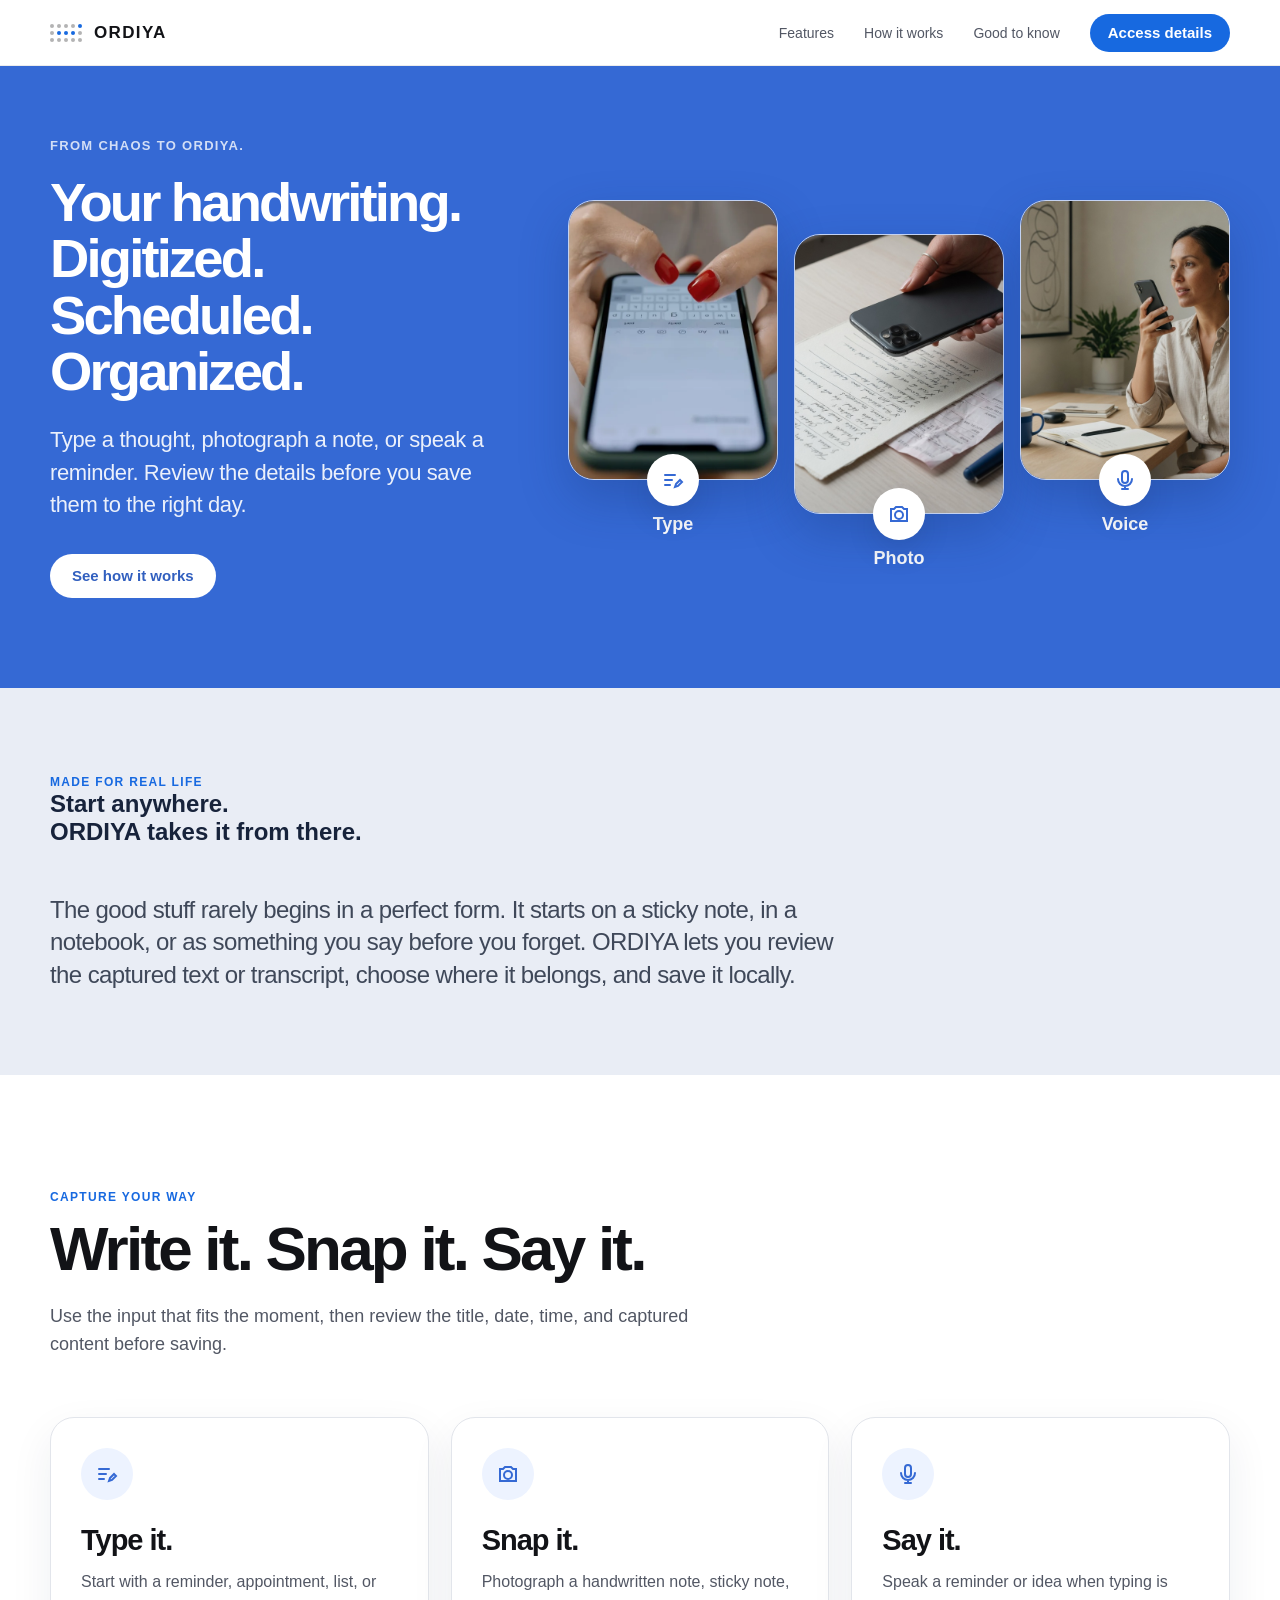
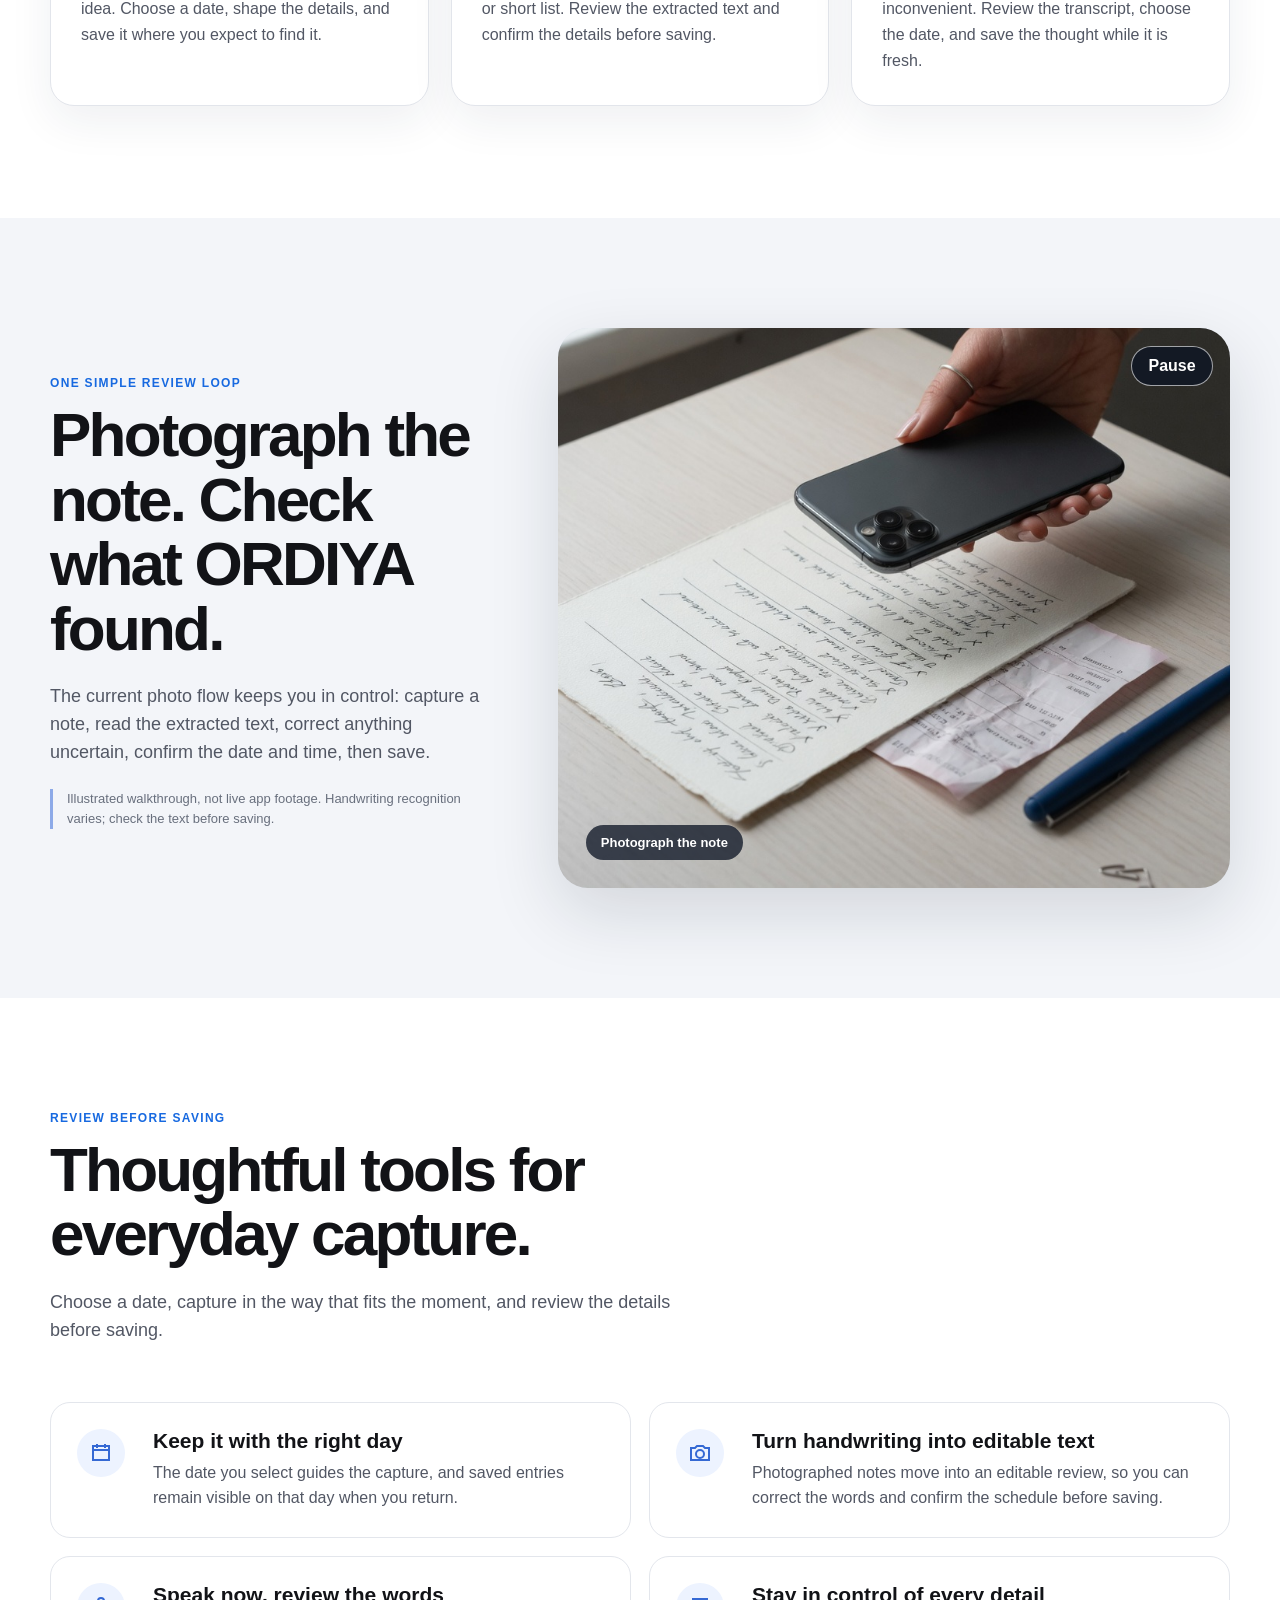
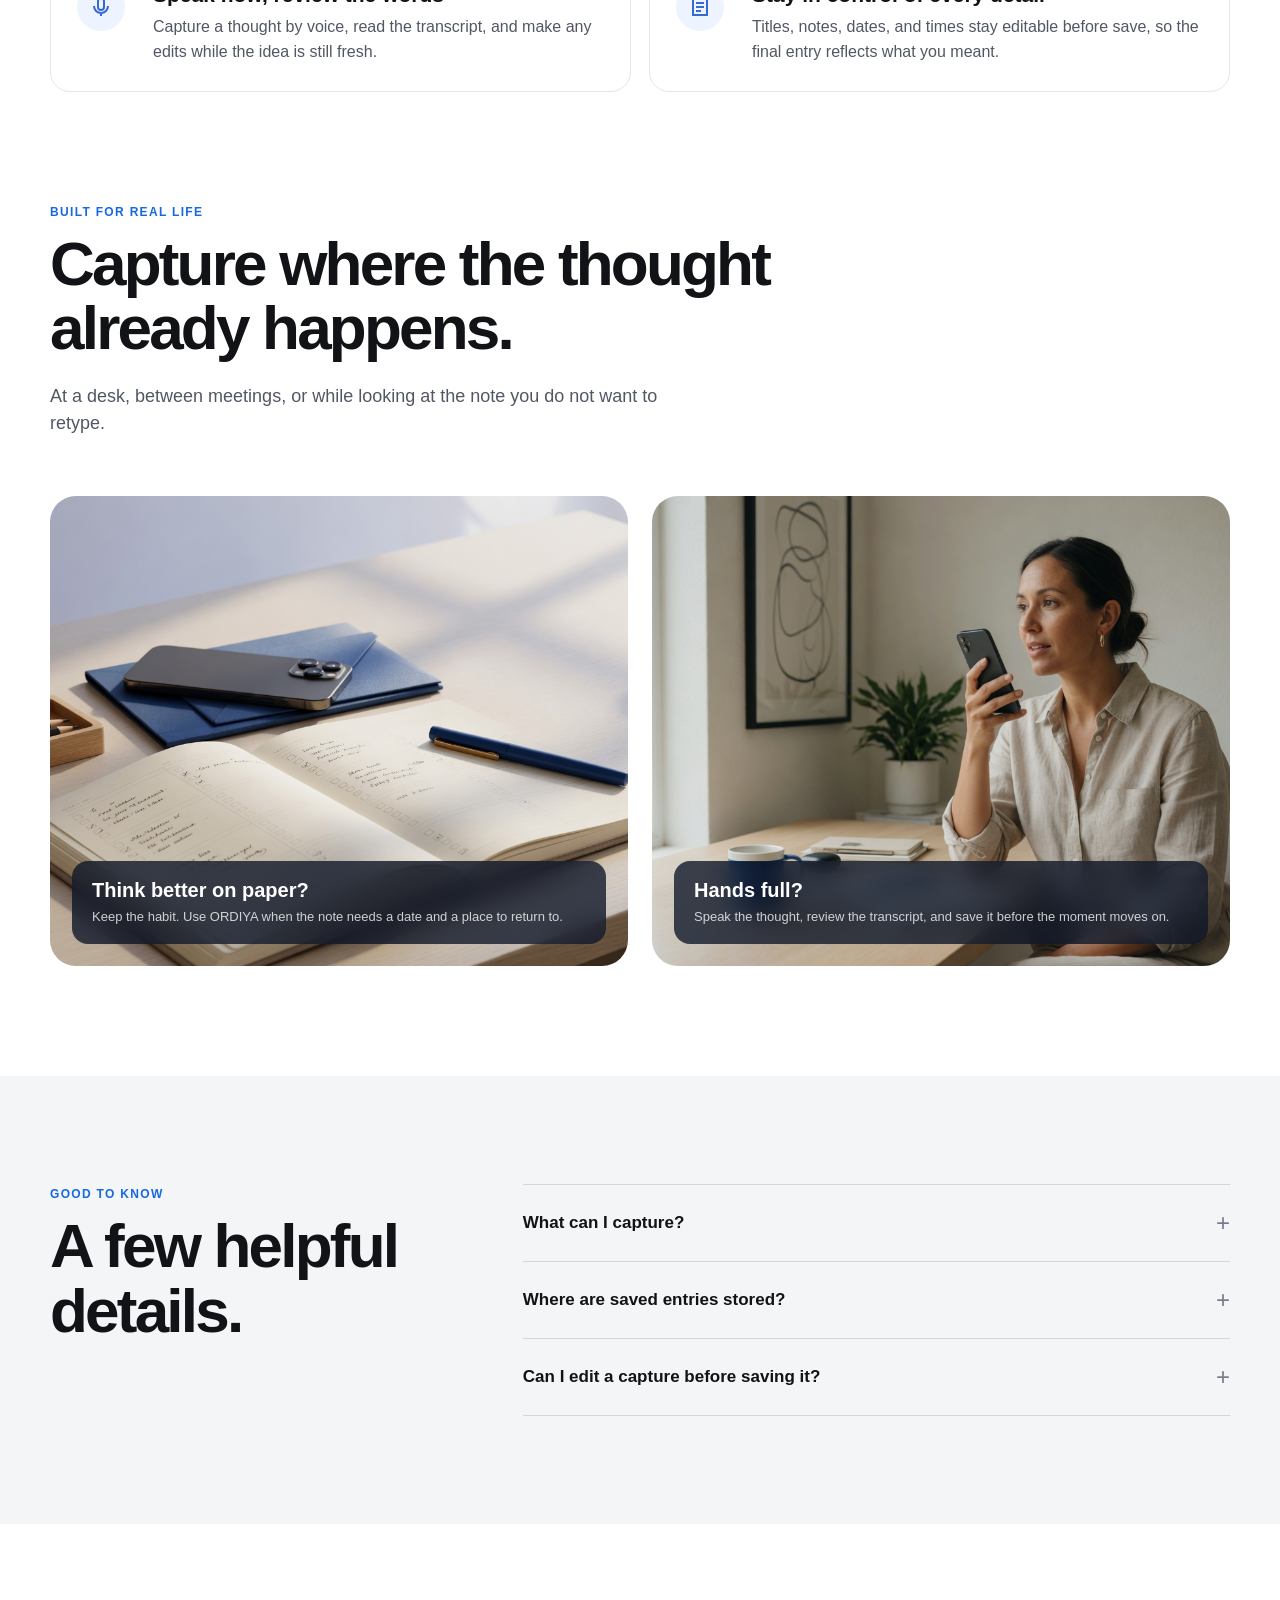
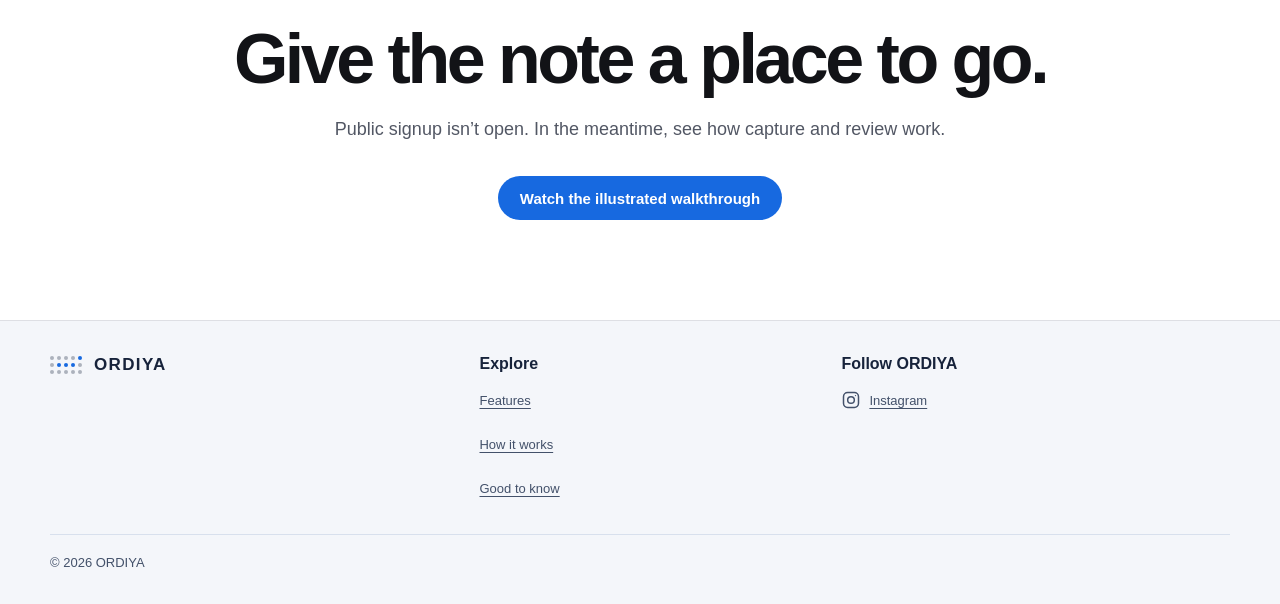
<file: index.html>
<!DOCTYPE html>
<html lang="en">
<head>
  <meta charset="UTF-8">
  <meta name="viewport" content="width=device-width, initial-scale=1.0">
  <link rel="canonical" href="https://www.ordiya.com/">
  <link rel="icon" type="image/svg+xml" href="assets/landing/ordiya-mark.svg">
  <meta name="description" content="Write it, snap it, or say it. ORDIYA helps turn everyday notes into reviewed, date-based entries stored locally on your device.">
  <meta name="theme-color" content="#3569d4">
  <title>ORDIYA — Your handwriting, digitized and organized.</title>
  <style>
    :root {
      --ink: #121317;
      --ink-soft: #525764;
      --paper: #ffffff;
      --mist: #f4f5f7;
      --line: #dedfe4;
      --blue: #1769e0;
      --blue-dark: #0c51bb;
      --night: #0d1421;
      --night-card: #182131;
      --white-soft: rgba(255, 255, 255, 0.72);
      --radius: 22px;
      --radius-small: 14px;
      --max: 1180px;
      --shadow: 0 24px 70px rgba(17, 25, 40, 0.14);
    }

    *, *::before, *::after { box-sizing: border-box; }
    html { scroll-behavior: smooth; -webkit-text-size-adjust: 100%; }
    body {
      margin: 0;
      color: var(--ink);
      background: var(--paper);
      font-family: -apple-system, BlinkMacSystemFont, "Segoe UI", Helvetica, Arial, sans-serif;
      -webkit-font-smoothing: antialiased;
      text-rendering: optimizeLegibility;
    }
    img { display: block; max-width: 100%; }
    a { color: inherit; text-decoration: none; }
    button { font: inherit; }
    .container { width: min(calc(100% - 48px), var(--max)); margin-inline: auto; }

    .nav {
      position: sticky;
      top: 0;
      z-index: 20;
      height: 66px;
      border-bottom: 1px solid rgba(18, 19, 23, 0.08);
      background: rgba(255, 255, 255, 0.86);
      backdrop-filter: saturate(180%) blur(20px);
      -webkit-backdrop-filter: saturate(180%) blur(20px);
    }
    .nav-inner { height: 100%; display: flex; align-items: center; justify-content: space-between; }
    .brand { display: inline-flex; align-items: center; gap: 12px; font-size: 17px; font-weight: 760; letter-spacing: 0.08em; }
    .brand-mark { display: grid; grid-template-columns: repeat(5, 4px); gap: 3px; width: 32px; }
    .brand-mark i { display: block; width: 4px; height: 4px; border-radius: 50%; background: currentColor; opacity: 0.32; }
    .brand-mark i:nth-child(5), .brand-mark i:nth-child(7), .brand-mark i:nth-child(8), .brand-mark i:nth-child(9) { opacity: 1; color: var(--blue); }
    .nav-links { display: flex; align-items: center; gap: 30px; font-size: 14px; color: var(--ink-soft); }
    .nav-links a:hover { color: var(--ink); }
    .nav-cta, .button-primary {
      display: inline-flex;
      align-items: center;
      justify-content: center;
      min-height: 44px;
      padding: 0 22px;
      border-radius: 999px;
      color: white !important;
      background: var(--blue);
      font-size: 15px;
      font-weight: 650;
      transition: background .2s ease, transform .2s ease;
    }
    .nav-cta { min-height: 38px; padding-inline: 18px; }
    .nav-cta:hover, .button-primary:hover { background: var(--blue-dark); transform: translateY(-1px); }
    .menu-button { display: none; border: 0; background: transparent; width: 44px; height: 44px; cursor: pointer; }
    .menu-button span, .menu-button::before, .menu-button::after { content: ""; display: block; width: 20px; height: 1.5px; margin: 5px auto; background: var(--ink); }

    .hero { padding: 88px 0 110px; overflow: hidden; }
    .hero-grid { display: grid; grid-template-columns: minmax(0, .9fr) minmax(520px, 1.1fr); gap: 76px; align-items: center; }
    .eyebrow { margin: 0 0 22px; color: var(--blue); font-size: 13px; font-weight: 720; letter-spacing: .1em; text-transform: uppercase; }
    h1, h2, h3, p { margin-top: 0; }
    h1 { margin-bottom: 24px; max-width: 620px; font-size: clamp(48px, 6vw, 76px); line-height: .99; letter-spacing: -.052em; font-weight: 720; }
    .hero-copy { margin-bottom: 32px; max-width: 590px; color: var(--ink-soft); font-size: clamp(18px, 2vw, 22px); line-height: 1.48; letter-spacing: -.018em; }
    .hero-actions { display: flex; align-items: center; gap: 20px; flex-wrap: wrap; }
    .text-link { color: var(--blue); font-size: 16px; font-weight: 620; }
    .text-link::after { content: "  ›"; }
    .beta-note { margin-top: 25px; color: #767b86; font-size: 13px; line-height: 1.5; }
    .hero-media { position: relative; }
    .hero-photo { width: 100%; aspect-ratio: 16 / 11; object-fit: cover; border-radius: var(--radius); box-shadow: var(--shadow); }
    .capture-summary {
      position: absolute;
      left: -38px;
      bottom: 34px;
      width: 250px;
      padding: 18px;
      border: 1px solid rgba(255, 255, 255, 0.7);
      border-radius: 18px;
      background: rgba(255, 255, 255, 0.9);
      backdrop-filter: blur(16px);
      box-shadow: 0 18px 50px rgba(17, 25, 40, 0.18);
    }
    .summary-label { color: #747986; font-size: 11px; font-weight: 700; letter-spacing: .09em; text-transform: uppercase; }
    .summary-title { margin: 7px 0 15px; font-size: 18px; font-weight: 700; letter-spacing: -.025em; }
    .summary-row { display: flex; align-items: center; justify-content: space-between; padding: 8px 0; border-top: 1px solid #e8e9ed; color: #525764; font-size: 13px; }
    .summary-status { color: var(--blue); font-weight: 650; }

    .statement { padding: 96px 0; background: var(--night); color: white; }
    .statement-grid { display: grid; grid-template-columns: .72fr 1.28fr; gap: 72px; align-items: start; }
    .section-kicker { color: var(--blue); font-size: 12px; font-weight: 720; letter-spacing: .11em; text-transform: uppercase; }
    .statement h2, .section-heading { margin: 12px 0 0; font-size: clamp(38px, 5vw, 62px); line-height: 1.04; letter-spacing: -.045em; font-weight: 690; }
    .statement-copy { margin: 4px 0 0; color: var(--white-soft); font-size: clamp(20px, 2.6vw, 31px); line-height: 1.35; letter-spacing: -.025em; }

    .capture-modes { padding: 112px 0; }
    .section-intro { max-width: 760px; margin-bottom: 58px; }
    .section-heading { color: var(--ink); }
    .section-description { margin: 22px 0 0; max-width: 650px; color: var(--ink-soft); font-size: 18px; line-height: 1.55; }
    .modes-grid { display: grid; grid-template-columns: repeat(12, 1fr); gap: 22px; }
    .mode-card { overflow: hidden; border-radius: var(--radius); background: var(--mist); }
    .mode-card.large { grid-column: span 7; }
    .mode-card.small { grid-column: span 5; }
    .mode-card.wide { grid-column: span 12; display: grid; grid-template-columns: .9fr 1.1fr; min-height: 440px; }
    .mode-image { width: 100%; height: 360px; object-fit: cover; }
    .mode-card.small .mode-image { height: 360px; }
    .mode-copy { padding: 30px 32px 34px; }
    .mode-number { margin-bottom: 14px; color: #7d828d; font-size: 12px; font-weight: 700; letter-spacing: .09em; text-transform: uppercase; }
    .mode-copy h3 { margin-bottom: 10px; font-size: 28px; line-height: 1.1; letter-spacing: -.035em; }
    .mode-copy p { margin-bottom: 0; color: var(--ink-soft); font-size: 16px; line-height: 1.55; }
    .calendar-stage { display: flex; align-items: center; justify-content: center; padding: 44px; background: #e9edf4; }
    .calendar-window { width: min(100%, 430px); padding: 26px; border-radius: 18px; background: white; box-shadow: 0 24px 60px rgba(29, 44, 70, .14); }
    .calendar-head { display: flex; justify-content: space-between; align-items: center; margin-bottom: 22px; font-size: 19px; font-weight: 700; }
    .calendar-days { display: grid; grid-template-columns: repeat(7, 1fr); gap: 10px 6px; text-align: center; color: #3b404a; font-size: 12px; }
    .calendar-days b { color: #9498a1; font-size: 10px; font-weight: 650; }
    .calendar-days span { display: grid; place-items: center; height: 34px; border-radius: 50%; }
    .calendar-days .selected { color: white; background: #121a2a; }
    .day-captures { display: grid; gap: 8px; margin-top: 22px; }
    .day-note { display: flex; justify-content: space-between; gap: 18px; padding: 12px 14px; border-radius: 10px; background: #f4f6f9; color: #4d5360; font-size: 12px; }
    .day-note strong { color: var(--ink); }

    .output { padding: 108px 0; background: var(--night); color: white; }
    .output-intro { display: grid; grid-template-columns: 1fr 1fr; gap: 72px; align-items: end; margin-bottom: 52px; }
    .output-intro p { margin-bottom: 5px; color: var(--white-soft); font-size: 18px; line-height: 1.55; }
    .output-grid { display: grid; grid-template-columns: repeat(3, 1fr); gap: 18px; }
    .output-card { min-height: 300px; padding: 26px; border-radius: 18px; background: var(--night-card); }
    .output-type { color: #8faef0; font-size: 11px; font-weight: 720; letter-spacing: .1em; text-transform: uppercase; }
    .output-card h3 { margin: 17px 0 8px; font-size: 22px; line-height: 1.15; letter-spacing: -.025em; }
    .output-card > p { color: var(--white-soft); font-size: 14px; line-height: 1.5; }
    .receipt-lines, .check-lines, .transcript { margin-top: 28px; padding: 16px; border-radius: 12px; background: rgba(255, 255, 255, 0.055); }
    .receipt-line, .check-line { display: flex; justify-content: space-between; gap: 12px; padding: 8px 0; border-bottom: 1px solid rgba(255, 255, 255, .08); color: #c9d0dc; font-size: 12px; }
    .receipt-line:last-child, .check-line:last-child { border-bottom: 0; }
    .receipt-line strong { color: white; }
    .check-line { justify-content: flex-start; }
    .check-box { width: 14px; height: 14px; margin-top: 1px; border: 1px solid #77849a; border-radius: 4px; flex: 0 0 auto; }
    .transcript { color: #d4dae4; font-size: 13px; line-height: 1.6; }

    .how { padding: 112px 0; }
    .how-grid { display: grid; grid-template-columns: .8fr 1.2fr; gap: 90px; }
    .how-list { border-top: 1px solid var(--line); }
    .how-step { display: grid; grid-template-columns: 64px 1fr; gap: 22px; padding: 28px 0; border-bottom: 1px solid var(--line); }
    .how-step-number { color: var(--blue); font-size: 13px; font-weight: 720; letter-spacing: .08em; }
    .how-step h3 { margin-bottom: 7px; font-size: 21px; letter-spacing: -.025em; }
    .how-step p { margin-bottom: 0; color: var(--ink-soft); font-size: 15px; line-height: 1.55; }

    .faq { padding: 108px 0; background: var(--mist); }
    .faq-grid { display: grid; grid-template-columns: .7fr 1.3fr; gap: 92px; }
    .faq-list { border-top: 1px solid #d4d6dc; }
    .faq-item { border-bottom: 1px solid #d4d6dc; }
    .faq-question { width: 100%; padding: 24px 0; border: 0; background: transparent; display: flex; align-items: center; justify-content: space-between; gap: 24px; color: var(--ink); text-align: left; font-size: 17px; font-weight: 650; cursor: pointer; }
    .faq-question::after { content: "+"; color: #777d88; font-size: 24px; font-weight: 300; transition: transform .2s ease; }
    .faq-item.open .faq-question::after { transform: rotate(45deg); }
    .faq-answer { max-height: 0; overflow: hidden; transition: max-height .3s ease; }
    .faq-answer p { margin: -5px 50px 24px 0; color: var(--ink-soft); font-size: 15px; line-height: 1.65; }

    .final-cta { padding: 100px 0; text-align: center; }
    .final-cta h2 { margin: 0 auto 22px; max-width: 820px; font-size: clamp(42px, 6vw, 70px); line-height: 1; letter-spacing: -.05em; }
    .final-cta p { margin: 0 auto 32px; max-width: 620px; color: var(--ink-soft); font-size: 18px; line-height: 1.55; }

    .footer { padding: 34px 0; border-top: 1px solid var(--line); }
    .footer-inner { display: flex; align-items: center; justify-content: space-between; gap: 30px; color: #6c717c; font-size: 13px; }
    .footer-links { display: flex; gap: 24px; }
    .footer-links a:hover { color: var(--ink); }

    .hero-blue { padding: 72px 0 90px; overflow: hidden; color: white; background: #3569d4; }
    .hero-blue .hero-grid { grid-template-columns: minmax(380px, .82fr) minmax(560px, 1.18fr); gap: 58px; }
    .hero-blue .eyebrow { color: rgba(255,255,255,.78); }
    .hero-blue h1 { max-width: 570px; font-size: clamp(52px, 6vw, 78px); }
    .hero-blue .hero-copy { max-width: 550px; color: rgba(255,255,255,.9); }
    .hero-blue .button-primary { color: #315fbf !important; background: white; }
    .hero-blue .button-primary:hover { background: #f4f7ff; }
    .hero-blue .beta-note { color: rgba(255,255,255,.76); }
    .hero-capture-grid { display: grid; grid-template-columns: repeat(3, 1fr); gap: 16px; align-items: center; }
    .hero-capture-card { position: relative; min-width: 0; }
    .hero-capture-card:nth-child(2) { transform: translateY(34px); }
    .hero-capture-visual { position: relative; }
    .hero-capture-card img { width: 100%; aspect-ratio: 3 / 4; object-fit: cover; border: 1px solid rgba(255,255,255,.7); border-radius: 26px; box-shadow: 0 20px 48px rgba(19,48,111,.28); }
    .hero-capture-card .capture-icon { position: absolute; left: 50%; bottom: -26px; transform: translateX(-50%); }
    .hero-capture-label { margin-top: 34px; text-align: center; font-size: 18px; }

    .capture-icon { display: grid; place-items: center; width: 52px; height: 52px; border-radius: 50%; color: #3569d4; background: white; box-shadow: 0 12px 28px rgba(20,35,68,.14); }
    .capture-icon svg { width: 24px; height: 24px; }
    .statement-light { padding: 84px 0; background: #e9edf5; }
    .statement-light .statement-grid { grid-template-columns: 1fr; gap: 24px; }
    .statement-light h2 { max-width: 760px; color: #17233b; }
    .statement-light .statement-copy { max-width: 820px; color: #3f4859; font-size: clamp(18px, 2vw, 24px); }

    .feature-card-grid { display: grid; grid-template-columns: repeat(3, 1fr); gap: 22px; }
    .feature-card { min-height: 100%; padding: 30px; border: 1px solid #e2e5eb; border-radius: 24px; background: white; box-shadow: 0 16px 44px rgba(24,39,69,.07); }
    .feature-card .capture-icon { margin-bottom: 24px; background: #edf3ff; box-shadow: none; }
    .feature-card h3 { margin-bottom: 12px; font-size: 29px; letter-spacing: -.035em; }
    .feature-card p { margin-bottom: 0; color: var(--ink-soft); font-size: 16px; line-height: 1.65; }
    .motion-zone { padding: 110px 0; background: #f3f5f9; }
    .motion-grid { display: grid; grid-template-columns: .78fr 1.22fr; gap: 78px; align-items: center; }
    .motion-copy .section-description { max-width: 520px; }
    .motion-disclosure { margin-top: 22px; padding-left: 14px; border-left: 3px solid #8daae8; color: #686f7d; font-size: 13px; line-height: 1.55; }
    .demo-stage { position: relative; min-height: 560px; border-radius: 30px; overflow: hidden; background: #dfe5ef; box-shadow: var(--shadow); }
    .motion-toggle { position: absolute; top: 18px; right: 18px; z-index: 3; min-height: 40px; padding: 0 16px; border: 1px solid rgba(255,255,255,.6); border-radius: 999px; color: white; background: rgba(12,20,36,.76); backdrop-filter: blur(10px); font-weight: 700; cursor: pointer; }
    .motion-toggle:hover { background: rgba(12,20,36,.9); }
    .motion-toggle:focus-visible { outline: 3px solid white; outline-offset: 3px; }
    .demo-stage.is-paused .demo-frame { animation-play-state: paused; }
    .demo-frame { position: absolute; inset: 0; display: grid; place-items: center; padding: 34px; animation: demoCycle 8s ease-in-out infinite; }
    .demo-frame.photo-frame { background: url('assets/landing/capture-notes.png') center / cover no-repeat; }
    .demo-frame.photo-frame::after { content: "Photograph the note"; position: absolute; left: 28px; bottom: 28px; padding: 10px 15px; border-radius: 999px; color: white; background: rgba(12,20,36,.76); font-size: 13px; font-weight: 700; }
    .demo-frame.review-frame { opacity: 0; animation-delay: 4s; background: linear-gradient(145deg,#dce5f8,#eef2f8); }
    .demo-phone { width: min(320px, 80%); padding: 12px; border-radius: 38px; background: #111827; box-shadow: 0 22px 54px rgba(21,33,59,.28); }
    .demo-screen { min-height: 470px; padding: 22px 20px; border-radius: 29px; background: white; }
    .demo-appbar { margin: -22px -20px 20px; padding: 19px 20px; border-radius: 29px 29px 0 0; color: white; background: #3569d4; font-size: 13px; font-weight: 760; letter-spacing: .08em; }
    .demo-label { color: #757b87; font-size: 11px; font-weight: 700; letter-spacing: .08em; text-transform: uppercase; }
    .demo-note { margin: 8px 0 18px; padding: 14px; border-radius: 13px; background: #f3f5f8; color: #394150; font-size: 14px; line-height: 1.5; }
    .demo-field { margin-top: 10px; padding: 13px 14px; border: 1px solid #dce0e8; border-radius: 12px; color: #263248; font-size: 13px; }
    .demo-review { margin-top: 18px; padding: 13px; border-radius: 12px; color: #2457b9; background: #edf3ff; font-size: 12px; font-weight: 650; }
    @keyframes demoCycle { 0%,42% { opacity:1; transform:scale(1); } 48%,92% { opacity:0; transform:scale(1.025); } 100% { opacity:1; transform:scale(1); } }

    .icon-features { padding: 110px 0; }
    .icon-feature-grid { display: grid; grid-template-columns: repeat(2, 1fr); gap: 18px; margin-top: 52px; }
    .icon-feature { display: grid; grid-template-columns: 56px 1fr; gap: 20px; padding: 26px; border: 1px solid #e3e6ec; border-radius: 20px; }
    .icon-feature .capture-icon { width: 48px; height: 48px; background: #edf3ff; box-shadow: none; }
    .icon-feature h3 { margin-bottom: 8px; font-size: 21px; }
    .icon-feature p { margin-bottom: 0; color: var(--ink-soft); line-height: 1.55; }

    .lifestyle { padding: 0 0 110px; }
    .lifestyle-grid { display: grid; grid-template-columns: 1fr 1fr; gap: 24px; }
    .lifestyle-card { position: relative; min-height: 470px; overflow: hidden; border-radius: 26px; }
    .lifestyle-card img { width: 100%; height: 100%; object-fit: cover; }
    .lifestyle-caption { position: absolute; inset: auto 22px 22px; padding: 18px 20px; border-radius: 16px; color: white; background: rgba(14,23,40,.78); backdrop-filter: blur(12px); }
    .lifestyle-caption strong { display: block; margin-bottom: 5px; font-size: 20px; }
    .lifestyle-caption span { color: rgba(255,255,255,.78); font-size: 13px; line-height: 1.45; }

    .pricing { padding: 108px 0; text-align: center; background: #101827; color: white; }
    .pricing .section-heading { color: white; }
    .pricing .section-description { margin-inline: auto; color: rgba(255,255,255,.7); }
    .pricing-card { width: min(100%, 560px); margin: 48px auto 0; padding: 38px; border: 1px solid rgba(255,255,255,.14); border-radius: 26px; background: #182236; box-shadow: 0 24px 60px rgba(0,0,0,.2); }
    .pricing-name { color: #9ab7f4; font-size: 12px; font-weight: 750; letter-spacing: .12em; text-transform: uppercase; }
    .pricing-amount { margin: 16px 0 4px; font-size: 64px; line-height: 1; letter-spacing: -.055em; font-weight: 720; }
    .pricing-period { color: rgba(255,255,255,.62); }
    .pricing-list { display: grid; gap: 12px; margin: 30px 0; padding: 0; list-style: none; text-align: left; }
    .pricing-list li { display: flex; gap: 12px; color: rgba(255,255,255,.82); line-height: 1.45; }
    .pricing-list li::before { content: "✓"; color: #8bb0ff; font-weight: 800; }
    .pricing-caveat { margin: 20px 0 0; color: rgba(255,255,255,.55); font-size: 12px; line-height: 1.55; }

    @media (prefers-reduced-motion: reduce) {
      html { scroll-behavior: auto; }
      *, *::before, *::after { animation-duration: .001ms !important; animation-iteration-count: 1 !important; transition-duration: .001ms !important; }
      .demo-frame.photo-frame { opacity: 0; }
      .demo-frame.review-frame { opacity: 1; transform: none; }
      .motion-toggle { display: none; }
    }

    @media (max-width: 980px) {
      .hero-grid { grid-template-columns: 1fr; gap: 56px; }
      .hero-blue .hero-grid { grid-template-columns: 1fr; }
      .hero-copy { max-width: 720px; }
      .hero-media { max-width: 760px; }
      .capture-summary { left: 24px; }
      .statement-grid, .output-intro, .how-grid, .faq-grid { grid-template-columns: 1fr; gap: 40px; }
      .output-grid { grid-template-columns: 1fr; }
      .output-card { min-height: auto; }
      .motion-grid { grid-template-columns: 1fr; gap: 48px; }
      .feature-card-grid { grid-template-columns: 1fr; }
    }

    @media (max-width: 760px) {
      .container { width: min(calc(100% - 32px), var(--max)); }
      .nav-links { position: fixed; inset: 66px 0 auto; padding: 26px 24px 30px; background: rgba(255,255,255,.98); flex-direction: column; align-items: stretch; gap: 20px; border-bottom: 1px solid var(--line); transform: translateY(-130%); transition: transform .25s ease; }
      .nav-links.open { transform: translateY(0); }
      .menu-button { display: block; }
      .hero { padding: 60px 0 82px; }
      .hero-blue { padding: 52px 0 80px; }
      h1 { font-size: clamp(46px, 14vw, 62px); }
      .hero-grid { gap: 42px; }
      .hero-capture-grid { gap: 10px; }
      .hero-capture-card:nth-child(2) { transform: translateY(22px); }
      .hero-capture-label { font-size: 14px; }
      .capture-icon { width: 44px; height: 44px; }
      .capture-summary { position: relative; left: auto; bottom: auto; width: calc(100% - 28px); margin: -52px auto 0; }
      .statement, .statement-light, .capture-modes, .output, .how, .faq, .motion-zone, .icon-features, .pricing { padding: 78px 0; }
      .mode-card.large, .mode-card.small, .mode-card.wide { grid-column: span 12; }
      .mode-card.wide { display: block; }
      .mode-image, .mode-card.small .mode-image { height: 270px; }
      .calendar-stage { padding: 26px 18px; }
      .output-intro { margin-bottom: 36px; }
      .footer-inner { flex-direction: column; align-items: flex-start; }
      .icon-feature-grid, .lifestyle-grid { grid-template-columns: 1fr; }
      .lifestyle-card { min-height: 390px; }
      .demo-stage { min-height: 580px; }
    }

    @media (max-width: 430px) {
      .hero-actions { align-items: stretch; flex-direction: column; }
      .button-primary { width: 100%; }
      .text-link { text-align: center; padding: 10px; }
      .mode-copy { padding: 25px 24px 29px; }
      .calendar-window { padding: 20px 14px; }
      .calendar-days { gap: 7px 2px; }
      .footer-links { flex-wrap: wrap; }
    }
  </style>
  <link rel="stylesheet" href="website-review.css">
</head>
<body>
  <nav class="nav" aria-label="Primary navigation">
    <div class="container nav-inner">
      <a href="#top" class="brand" aria-label="ORDIYA home">
        <span class="brand-mark" aria-hidden="true">
          <i></i><i></i><i></i><i></i><i></i>
          <i></i><i></i><i></i><i></i><i></i>
          <i></i><i></i><i></i><i></i><i></i>
        </span>
        ORDIYA
      </a>
      <div class="nav-links" id="navLinks">
        <a href="#capture">Features</a>
        <a href="#demo">How it works</a>
        <a href="#faq">Good to know</a>
        <a href="#availability" class="nav-cta">Access details</a>
      </div>
      <button class="menu-button" id="menuButton" type="button" aria-expanded="false" aria-controls="navLinks" aria-label="Open navigation"><span></span></button>
    </div>
  </nav>

  <main id="top">
    <section class="hero-blue">
      <div class="container hero-grid">
        <div>
          <p class="eyebrow">From chaos to ORDIYA.</p>
          <h1>Your handwriting. Digitized. Scheduled. Organized.</h1>
          <p class="hero-copy">Type a thought, photograph a note, or speak a reminder. Review the details before you save them to the right day.</p>
          <div class="hero-actions">
            <a href="#capture" class="button-primary">See how it works</a>
          </div>
        </div>
        <div class="hero-capture-grid" aria-label="Three ways to capture with ORDIYA">
          <article class="hero-capture-card">
            <div class="hero-capture-visual">
              <img src="assets/landing/type-capture.webp" width="1050" height="700" alt="Someone typing with both thumbs on a phone">
              <span class="capture-icon" aria-hidden="true"><svg viewBox="0 0 24 24" fill="none" stroke="currentColor" stroke-width="2" stroke-linecap="round"><path d="M4 7h10M4 12h7M4 17h5"/><path d="m15 16 4-4 2 2-4 4-3 1z"/></svg></span>
            </div>
            <div class="hero-capture-label">Type</div>
          </article>
          <article class="hero-capture-card">
            <div class="hero-capture-visual">
              <img src="assets/landing/capture-notes.png" width="1280" height="720" alt="A person photographing a handwritten note with a phone">
              <span class="capture-icon" aria-hidden="true"><svg viewBox="0 0 24 24" fill="none" stroke="currentColor" stroke-width="2"><path d="M4 7h3l2-2h6l2 2h3v12H4z"/><circle cx="12" cy="13" r="4"/></svg></span>
            </div>
            <div class="hero-capture-label">Photo</div>
          </article>
          <article class="hero-capture-card">
            <div class="hero-capture-visual">
              <img src="assets/landing/voice-capture.png" width="1280" height="720" alt="A person recording a voice note in a calm workspace">
              <span class="capture-icon" aria-hidden="true"><svg viewBox="0 0 24 24" fill="none" stroke="currentColor" stroke-width="2" stroke-linecap="round"><rect x="9" y="3" width="6" height="12" rx="3"/><path d="M5 11a7 7 0 0 0 14 0M12 18v3M9 21h6"/></svg></span>
            </div>
            <div class="hero-capture-label">Voice</div>
          </article>
        </div>
      </div>
    </section>

    <section class="statement-light">
      <div class="container statement-grid">
        <div>
          <span class="section-kicker">Made for real life</span>
          <h2>Start anywhere.<br>ORDIYA takes it from there.</h2>
        </div>
        <p class="statement-copy">The good stuff rarely begins in a perfect form. It starts on a sticky note, in a notebook, or as something you say before you forget. ORDIYA lets you review the captured text or transcript, choose where it belongs, and save it locally.</p>
      </div>
    </section>

    <section class="capture-modes" id="capture">
      <div class="container">
        <div class="section-intro">
          <span class="section-kicker">Capture your way</span>
          <h2 class="section-heading">Write it. Snap it. Say it.</h2>
          <p class="section-description">Use the input that fits the moment, then review the title, date, time, and captured content before saving.</p>
        </div>
        <div class="feature-card-grid">
          <article class="feature-card">
            <span class="capture-icon" aria-hidden="true"><svg viewBox="0 0 24 24" fill="none" stroke="currentColor" stroke-width="2" stroke-linecap="round"><path d="M4 7h10M4 12h7M4 17h5"/><path d="m15 16 4-4 2 2-4 4-3 1z"/></svg></span>
            <h3>Type it.</h3>
            <p>Start with a reminder, appointment, list, or idea. Choose a date, shape the details, and save it where you expect to find it.</p>
          </article>
          <article class="feature-card">
            <span class="capture-icon" aria-hidden="true"><svg viewBox="0 0 24 24" fill="none" stroke="currentColor" stroke-width="2"><path d="M4 7h3l2-2h6l2 2h3v12H4z"/><circle cx="12" cy="13" r="4"/></svg></span>
            <h3>Snap it.</h3>
            <p>Photograph a handwritten note, sticky note, or short list. Review the extracted text and confirm the details before saving.</p>
          </article>
          <article class="feature-card">
            <span class="capture-icon" aria-hidden="true"><svg viewBox="0 0 24 24" fill="none" stroke="currentColor" stroke-width="2" stroke-linecap="round"><rect x="9" y="3" width="6" height="12" rx="3"/><path d="M5 11a7 7 0 0 0 14 0M12 18v3M9 21h6"/></svg></span>
            <h3>Say it.</h3>
            <p>Speak a reminder or idea when typing is inconvenient. Review the transcript, choose the date, and save the thought while it is fresh.</p>
          </article>
        </div>
      </div>
    </section>

    <section class="motion-zone" id="demo">
      <div class="container motion-grid">
        <div class="motion-copy">
          <span class="section-kicker">One simple review loop</span>
          <h2 class="section-heading">Photograph the note. Check what ORDIYA found.</h2>
          <p class="section-description">The current photo flow keeps you in control: capture a note, read the extracted text, correct anything uncertain, confirm the date and time, then save.</p>
          <p class="motion-disclosure">Illustrated walkthrough, not live app footage. Handwriting recognition varies; check the text before saving.</p>
        </div>
        <div class="demo-stage" role="group" aria-label="Illustrated transition from photographing a handwritten note to reviewing captured content in ORDIYA">
          <button class="motion-toggle" type="button" aria-pressed="false">Pause</button>
          <div class="demo-frame photo-frame" aria-hidden="true"></div>
          <div class="demo-frame review-frame">
            <div class="demo-phone">
              <div class="demo-screen">
                <div class="demo-appbar">ORDIYA · PHOTO</div>
                <div class="demo-label">Text from photo</div>
                <div class="demo-note">Dentist<br>9/25<br>4pm</div>
                <div class="demo-label">Event details</div>
                <div class="demo-field">Title · Dentist</div>
                <div class="demo-field">Starts · Sep 25 · 4:00 PM</div>
                <div class="demo-field">Ends · Sep 25 · 5:00 PM</div>
                <div class="demo-review">Review every field before saving</div>
              </div>
            </div>
          </div>
        </div>
      </div>
    </section>

    <section class="icon-features" id="how">
      <div class="container">
        <div class="section-intro">
          <span class="section-kicker">Review before saving</span>
          <h2 class="section-heading">Thoughtful tools for everyday capture.</h2>
          <p class="section-description">Choose a date, capture in the way that fits the moment, and review the details before saving.</p>
        </div>
        <div class="icon-feature-grid">
          <article class="icon-feature">
            <span class="capture-icon" aria-hidden="true"><svg viewBox="0 0 24 24" fill="none" stroke="currentColor" stroke-width="2"><path d="M4 5h16v14H4z"/><path d="M8 3v4M16 3v4M4 9h16"/></svg></span>
            <div><h3>Keep it with the right day</h3><p>The date you select guides the capture, and saved entries remain visible on that day when you return.</p></div>
          </article>
          <article class="icon-feature">
            <span class="capture-icon" aria-hidden="true"><svg viewBox="0 0 24 24" fill="none" stroke="currentColor" stroke-width="2"><path d="M3 7h4l2-2h6l2 2h4v12H3z"/><circle cx="12" cy="13" r="4"/></svg></span>
            <div><h3>Turn handwriting into editable text</h3><p>Photographed notes move into an editable review, so you can correct the words and confirm the schedule before saving.</p></div>
          </article>
          <article class="icon-feature">
            <span class="capture-icon" aria-hidden="true"><svg viewBox="0 0 24 24" fill="none" stroke="currentColor" stroke-width="2"><rect x="9" y="3" width="6" height="12" rx="3"/><path d="M5 11a7 7 0 0 0 14 0M12 18v3"/></svg></span>
            <div><h3>Speak now, review the words</h3><p>Capture a thought by voice, read the transcript, and make any edits while the idea is still fresh.</p></div>
          </article>
          <article class="icon-feature">
            <span class="capture-icon" aria-hidden="true"><svg viewBox="0 0 24 24" fill="none" stroke="currentColor" stroke-width="2"><path d="M5 4h14v16H5z"/><path d="M8 8h8M8 12h8M8 16h5"/></svg></span>
            <div><h3>Stay in control of every detail</h3><p>Titles, notes, dates, and times stay editable before save, so the final entry reflects what you meant.</p></div>
          </article>
        </div>
      </div>
    </section>

    <section class="lifestyle" aria-labelledby="real-life-heading">
      <div class="container">
        <div class="section-intro">
          <span class="section-kicker">Built for real life</span>
          <h2 class="section-heading" id="real-life-heading">Capture where the thought already happens.</h2>
          <p class="section-description">At a desk, between meetings, or while looking at the note you do not want to retype.</p>
        </div>
        <div class="lifestyle-grid">
          <article class="lifestyle-card">
            <img src="assets/landing/hero-workspace.png" alt="Notebook, phone, and pen in a quiet workspace" loading="lazy">
            <div class="lifestyle-caption"><strong>Think better on paper?</strong><span>Keep the habit. Use ORDIYA when the note needs a date and a place to return to.</span></div>
          </article>
          <article class="lifestyle-card">
            <img src="assets/landing/voice-capture.png" alt="A professional speaking a voice note beside an open notebook" loading="lazy">
            <div class="lifestyle-caption"><strong>Hands full?</strong><span>Speak the thought, review the transcript, and save it before the moment moves on.</span></div>
          </article>
        </div>
      </div>
    </section>

      <section class="faq" id="faq">
      <div class="container faq-grid">
        <div>
          <span class="section-kicker">Good to know</span>
          <h2 class="section-heading">A few helpful details.</h2>
        </div>
        <div class="faq-list">
          <div class="faq-item">
            <button class="faq-question" type="button" aria-expanded="false">What can I capture?</button>
            <div class="faq-answer"><p>Typed notes, photographs of short handwritten notes or lists, and voice-to-text notes. Every capture should be reviewed before saving because handwriting and speech recognition can be imperfect.</p></div>
          </div>
          <div class="faq-item">
            <button class="faq-question" type="button" aria-expanded="false">Where are saved entries stored?</button>
            <div class="faq-answer"><p>ORDIYA stores saved entries in the app on your device.</p></div>
          </div>
          <div class="faq-item">
            <button class="faq-question" type="button" aria-expanded="false">Can I edit a capture before saving it?</button>
            <div class="faq-answer"><p>Yes. Check the title, date, time and captured text or transcript, and correct anything you need before saving.</p></div>
          </div>
        </div>
      </div>
    </section>

    <section class="final-cta" id="availability" aria-labelledby="availability-heading">
      <div class="container">
        <h2 id="availability-heading">Give the note a place to go.</h2>
        <p>Public signup isn’t open. In the meantime, see how capture and review work.</p>
        <a href="#demo" class="button-primary">Watch the illustrated walkthrough</a>
      </div>
    </section>
  </main>

  <footer class="footer">
    <div class="container footer-inner reviewed-footer">
      <a href="#top" class="brand" aria-label="ORDIYA home">
        <span class="brand-mark" aria-hidden="true">
          <i></i><i></i><i></i><i></i><i></i>
          <i></i><i></i><i></i><i></i><i></i>
          <i></i><i></i><i></i><i></i><i></i>
        </span>
        ORDIYA
      </a>
      <div class="footer-group"><strong>Explore</strong><a href="#capture">Features</a><a href="#demo">How it works</a><a href="#faq">Good to know</a></div>
      <div class="footer-group"><strong>Follow ORDIYA</strong><a class="social-link" href="https://www.instagram.com/ordiya.ai/" aria-label="ORDIYA on Instagram"><svg aria-hidden="true" viewBox="0 0 24 24" fill="none" stroke="currentColor" stroke-width="1.8"><rect x="3" y="3" width="18" height="18" rx="5"/><circle cx="12" cy="12" r="4"/><circle cx="17.4" cy="6.7" r=".8" fill="currentColor" stroke="none"/></svg> Instagram</a></div>
      <div class="footer-bottom">© 2026 ORDIYA</div>
    </div>
  </footer>

  <script>
    const menuButton = document.getElementById('menuButton');
    const navLinks = document.getElementById('navLinks');
    const demoStage = document.querySelector('.demo-stage');
    const motionToggle = document.querySelector('.motion-toggle');

    const setMenu = (open) => {
      navLinks.classList.toggle('open', open);
      menuButton.setAttribute('aria-expanded', String(open));
      menuButton.setAttribute('aria-label', open ? 'Close navigation' : 'Open navigation');
    };
    menuButton.addEventListener('click', () => setMenu(!navLinks.classList.contains('open')));
    document.addEventListener('keydown', (event) => {
      if (event.key === 'Escape' && navLinks.classList.contains('open')) {
        setMenu(false);
        menuButton.focus();
      }
    });
    matchMedia('(max-width: 760px)').addEventListener('change', () => setMenu(false));

    navLinks.querySelectorAll('a').forEach((link) => {
      link.addEventListener('click', () => {
        setMenu(false);
      });
    });

    motionToggle.addEventListener('click', () => {
      const isPaused = demoStage.classList.toggle('is-paused');
      motionToggle.setAttribute('aria-pressed', String(isPaused));
      motionToggle.textContent = isPaused ? 'Play' : 'Pause';
    });

    motionToggle.addEventListener('keydown', (event) => {
      if (event.key === 'Enter') {
        event.preventDefault();
        motionToggle.click();
      }
    });

    document.querySelectorAll('.faq-question').forEach((button) => {
      button.addEventListener('click', () => {
        const item = button.parentElement;
        const answer = item.querySelector('.faq-answer');
        const willOpen = !item.classList.contains('open');

        document.querySelectorAll('.faq-item.open').forEach((openItem) => {
          openItem.classList.remove('open');
          openItem.querySelector('.faq-answer').style.maxHeight = '0px';
          openItem.querySelector('.faq-question').setAttribute('aria-expanded', 'false');
        });

        if (willOpen) {
          item.classList.add('open');
          answer.style.maxHeight = `${answer.scrollHeight}px`;
          button.setAttribute('aria-expanded', 'true');
        } else {
          button.setAttribute('aria-expanded', 'false');
        }
      });
    });
  </script>
</body>
</html>
</file>
<file: website-review.css>
:root { --ord-blue: #3569d4; --ord-ink: #17233b; }
:focus-visible { outline: 3px solid #154baf; outline-offset: 4px; }
.hero-blue :focus-visible { outline-color: white; }
main[id], main section[id] { scroll-margin-top: 80px; }
.hero-blue .hero-capture-card img { height: auto; }
.hero-blue .hero-capture-label { font-weight: 640; }
@media (min-width: 981px) {
  .hero-blue h1 { font-size: clamp(45px, 4.25vw, 62px); line-height: 1.035; }
}
footer.footer { background: #f4f6fa; }
.footer .reviewed-footer { display: grid; grid-template-columns: 1.2fr 1fr 1.15fr; align-items: start; gap: 24px; color: #43516a; }
.reviewed-footer .brand { color: var(--ord-ink); }
.footer-group { display: grid; justify-items: start; align-content: start; }
.footer-group strong { color: var(--ord-ink); font-size: 1rem; margin-bottom: 5px; }
.footer-group a { display: inline-flex; min-height: 44px; align-items: center; gap: 8px; text-decoration: underline; text-underline-offset: 3px; }
.social-link svg { width: 20px; height: 20px; flex: none; }
.footer-bottom { grid-column: 1 / -1; border-top: 1px solid #d8e0ed; padding-top: 20px; }
@media (max-width: 980px) {
  .hero-blue .hero-grid { gap: 34px; }
  .hero-blue .hero-capture-grid { max-width: 620px; }
}
@media (max-width: 760px) {
  .nav .nav-links { visibility: hidden; padding: 16px 24px; gap: 3px; }
  .nav .nav-links.open { visibility: visible; }
  .nav .nav-links a { display: flex; align-items: center; min-height: 44px; }
  .hero-blue.hero-blue { padding: 28px 0 55px; }
  .hero-blue .hero-grid { gap: 26px; }
  .hero-blue .eyebrow { margin-bottom: 13px; }
  .hero-blue h1 { margin-bottom: 13px; font-size: clamp(30px, 7.7vw, 52px); line-height: 1.03; }
  .hero-blue .hero-copy { margin-bottom: 14px; font-size: clamp(15px, 3.1vw, 19px); line-height: 1.42; }
  .hero-blue .hero-capture-card img { aspect-ratio: 1 / 1.12; border-radius: 14px; }
  .hero-blue .hero-capture-card:nth-child(2) { transform: translateY(12px); }
  .hero-blue .hero-capture-card .capture-icon { width: 35px; height: 35px; bottom: -17px; }
  .hero-blue .hero-capture-card svg { width: 19px; height: 19px; }
  .hero-blue .hero-capture-label { margin-top: 21px; }
  .footer .reviewed-footer { grid-template-columns: 1fr 1fr; }
  .reviewed-footer .brand { grid-column: 1 / -1; }
  .demo-stage .demo-frame { padding-inline: 13px; }
  .demo-stage .demo-phone { width: min(320px, 96%); }
}
@media (max-width: 350px) {
  .hero-blue .hero-capture-grid { gap: 7px; }
  .hero-blue .hero-capture-card img { aspect-ratio: 1 / 1.02; }
  .footer .reviewed-footer { grid-template-columns: 1fr; }
}
</file>
